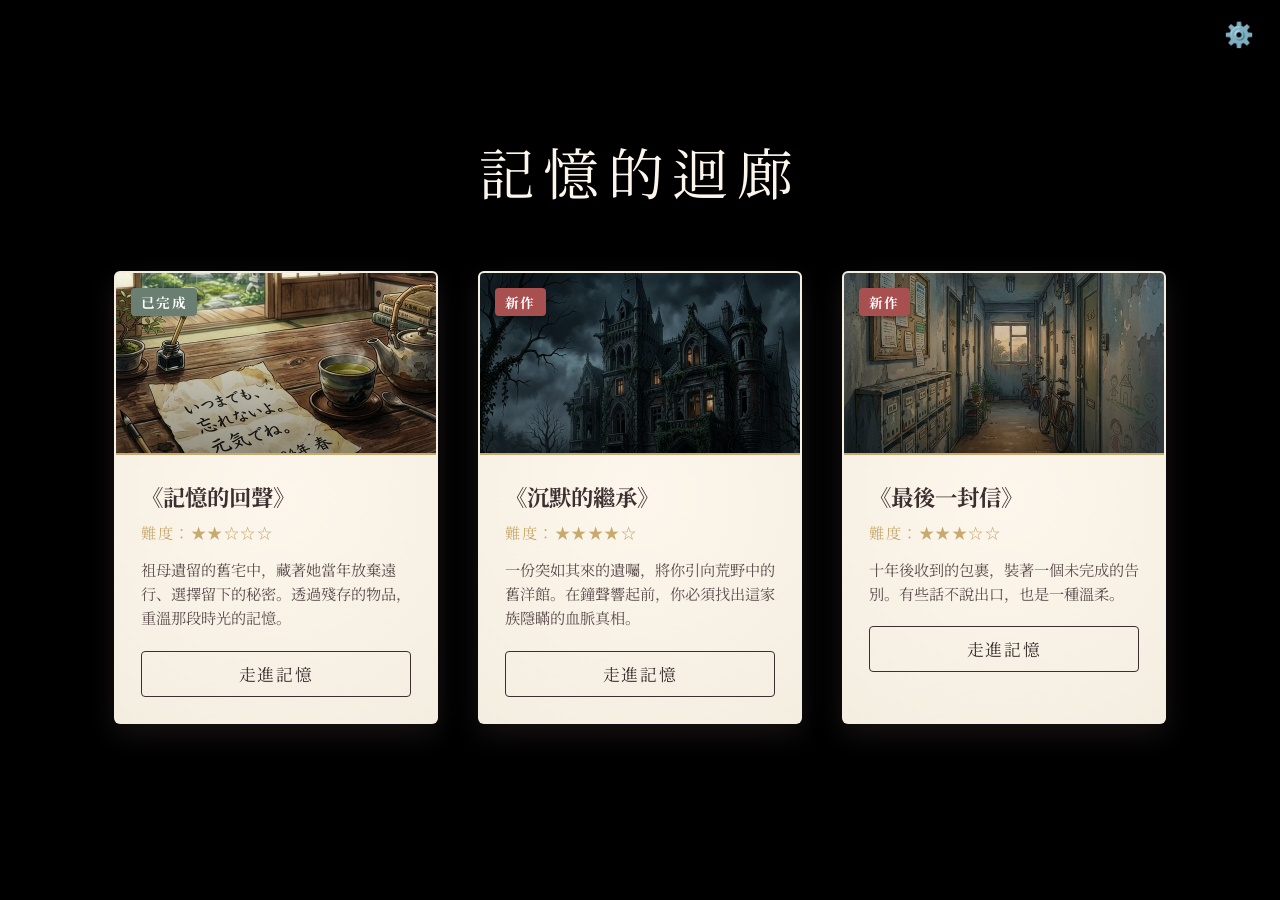
<file: index.html>
<!DOCTYPE html>
<html lang="zh-TW">
<head>
    <meta charset="UTF-8">
    <meta name="viewport" content="width=device-width, initial-scale=1.0">
    <title>記憶的迴廊 - 選擇記憶</title>
    <link href="https://fonts.googleapis.com/css2?family=Noto+Serif+JP:wght@400;700&display=swap" rel="stylesheet">
    <link rel="stylesheet" href="css/home.css">
    <link rel="icon" href="assets/favicon.png" type="image/png">
</head>
<body>
    <div id="transition-overlay"></div>
    <div class="background-container"></div>
    
    <div class="main-content">
        <h1 class="game-title">記憶的迴廊</h1>
        
        <div class="card-container">
            <!-- Game 1 -->
            <div class="game-card" onclick="transitionTo('game1.html')">
                <div class="card-thumbnail" style="background-image: url('assets/scenes/opening.png')">
                    <span class="badge badge-completed">已完成</span>
                </div>
                <div class="card-content">
                    <h2 class="card-title">《記憶的回聲》</h2>
                    <div class="card-difficulty">難度：★★☆☆☆</div>
                    <p class="card-desc">祖母遺留的舊宅中，藏著她當年放棄遠行、選擇留下的秘密。透過殘存的物品，重溫那段時光的記憶。</p>
                    <button class="action-btn">走進記憶</button>
                </div>
            </div>
            
            <!-- Game 2 -->
            <div class="game-card" onclick="transitionTo('game2.html')">
                <div class="card-thumbnail" style="background-image: url('assets/scenes/mansion_exterior.png'); background-position: center top;">
                    <span class="badge badge-new">新作</span>
                </div>
                <div class="card-content">
                    <h2 class="card-title">《沉默的繼承》</h2>
                    <div class="card-difficulty">難度：★★★★☆</div>
                    <p class="card-desc">一份突如其來的遺囑，將你引向荒野中的舊洋館。在鐘聲響起前，你必須找出這家族隱瞞的血脈真相。</p>
                    <button class="action-btn">走進記憶</button>
                </div>
            </div>
            <!-- Game 3 -->
            <div class="game-card" onclick="transitionTo('game3.html')">
                <div class="card-thumbnail" style="background-image: url('assets/scenes/scene3-corridor.png'); background-position: center;">
                    <span class="badge badge-new">新作</span>
                </div>
                <div class="card-content">
                    <h2 class="card-title">《最後一封信》</h2>
                    <div class="card-difficulty">難度：★★★☆☆</div>
                    <p class="card-desc">十年後收到的包裹，裝著一個未完成的告別。有些話不說出口，也是一種溫柔。</p>
                    <button class="action-btn">走進記憶</button>
                </div>
            </div>
        </div>
        
        <div class="footer-text">「 選擇一段記憶，走進去。 」</div>
    </div>

    <button id="settings-btn" class="settings-btn" onclick="toggleSettings()" title="設定" style="position: absolute; top: 20px; right: 20px; background: transparent; color: var(--color-bg); font-size: 1.5rem; border: none; cursor: pointer; z-index: 1000;">⚙️</button>

    <div id="settings-modal" style="display: none; position: absolute; top: 60px; right: 20px; background: rgba(0,0,0,0.8); padding: 20px; border: 1px solid var(--color-accent); z-index: 1000; border-radius: 8px; width: 180px;">
        <h3 style="margin-top: 0; color: var(--color-accent); text-align: center; border-bottom: 1px solid var(--color-accent); padding-bottom: 10px;">設定</h3>
        <div style="display: flex; justify-content: space-between; align-items: center; margin-bottom: 20px;">
            <span style="color: #fff;">背景音樂</span>
            <button id="music-toggle" class="action-btn" onclick="toggleMusic()" style="padding: 5px 10px;">🔇 關</button>
        </div>
        <div style="text-align: center;">
            <button class="action-btn" onclick="toggleSettings()">關閉</button>
        </div>
    </div>

    <script>
        let bgm = null;
        let musicPlaying = false;

        function initAudio() {
            bgm = new Audio('assets/audio/bgm_home.mp3');
            bgm.loop = true;
            
            const startAudio = () => {
                if (!musicPlaying) {
                    bgm.play().then(() => {
                        musicPlaying = true;
                        updateToggleBtn();
                    }).catch(e => console.log('Autoplay prevented', e));
                }
                document.body.removeEventListener('click', startAudio);
            };
            document.body.addEventListener('click', startAudio);
        }

        function updateToggleBtn() {
            const toggleBtn = document.getElementById('music-toggle');
            if(toggleBtn) toggleBtn.textContent = musicPlaying ? '🔊 開' : '🔇 關';
        }

        function toggleSettings() {
            const modal = document.getElementById('settings-modal');
            if (modal) {
                modal.style.display = modal.style.display === 'none' ? 'block' : 'none';
            }
        }

        function toggleMusic() {
            if (!bgm) initAudio();
            
            if (musicPlaying) {
                bgm.pause();
                musicPlaying = false;
            } else {
                bgm.play().catch(e => console.log('Play prevented', e));
                musicPlaying = true;
            }
            updateToggleBtn();
        }

        window.addEventListener('load', () => {
            initAudio();
            const overlay = document.getElementById('transition-overlay');
            setTimeout(() => {
                overlay.classList.add('fade-in');
            }, 50);
        });

        function transitionTo(url) {
            const overlay = document.getElementById('transition-overlay');
            overlay.classList.remove('fade-in');
            overlay.classList.add('fade-out');
            
            // Fade out audio
            if (bgm && !bgm.paused) {
                let vol = bgm.volume;
                let fade = setInterval(() => {
                    vol = Math.max(0, vol - 0.1);
                    bgm.volume = vol;
                    if (vol === 0) clearInterval(fade);
                }, 100);
            }

            setTimeout(() => {
                window.location.href = url;
            }, 1000);
        }
    </script>
</body>
</html>
</file>
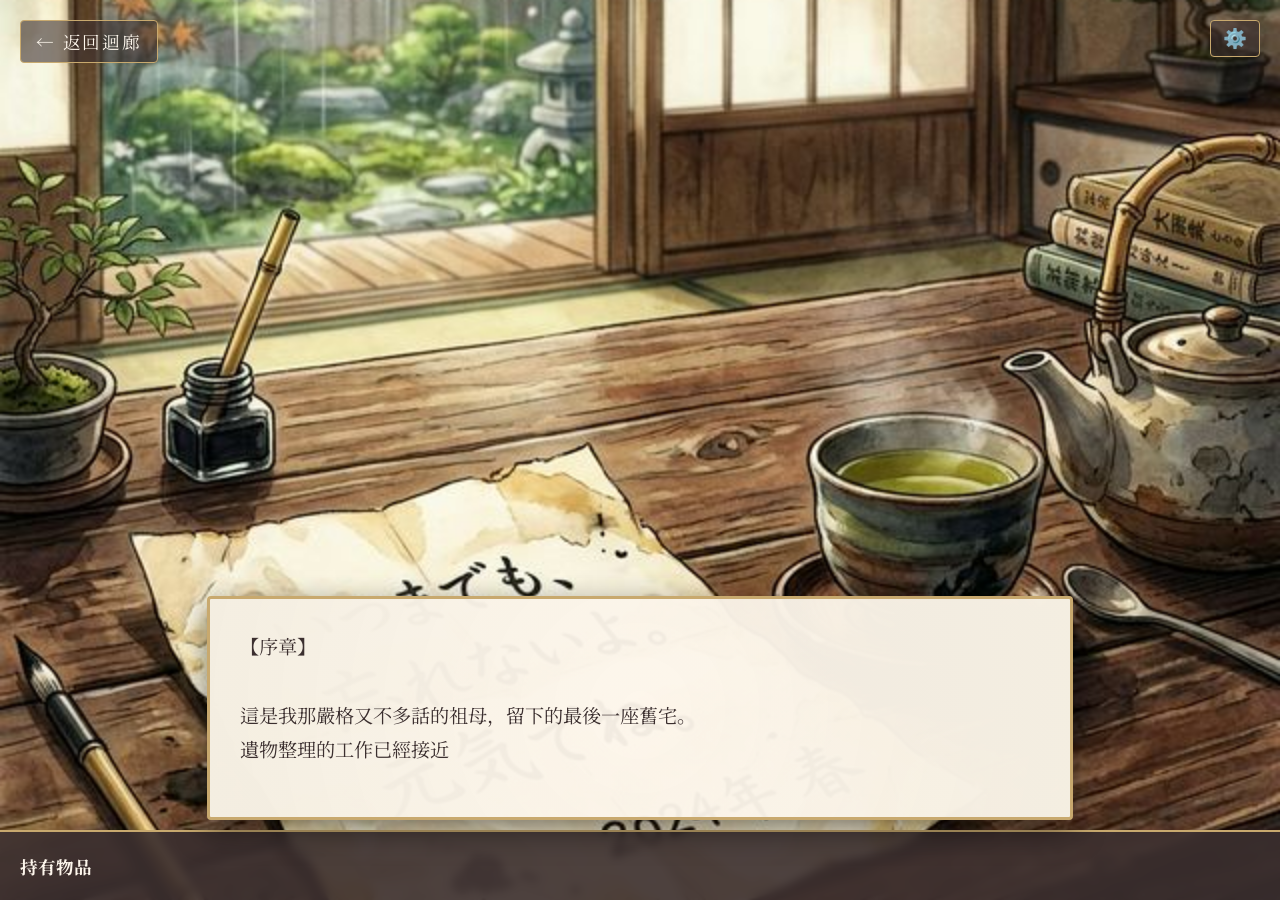
<file: game1.html>
<!DOCTYPE html>
<html lang="zh-TW">
<head>
    <meta charset="UTF-8">
    <meta name="viewport" content="width=device-width, initial-scale=1.0">
    <title>記憶的回聲 - 日系敘事解謎</title>
    <link href="https://fonts.googleapis.com/css2?family=Noto+Serif+JP:wght@400;700&display=swap" rel="stylesheet">
    <link rel="stylesheet" href="css/style.css?v=4">
    <link rel="icon" href="assets/favicon.png" type="image/png">
</head>
<body>

<div id="game-container">
    <a href="#" class="back-home-btn" onclick="GameController.goHome()">← 返回迴廊</a>
    <button id="settings-btn" class="settings-btn" onclick="GameController.toggleSettings()" title="設定">⚙️</button>

    <!-- 設定對話框 -->
    <div id="settings-modal" style="display: none; position: absolute; top: 70px; right: 20px; background: var(--color-vn-box, rgba(59, 47, 47, 0.9)); padding: 20px; border: 2px solid var(--color-accent); z-index: 1000; border-radius: 8px; width: 200px; box-shadow: 0 5px 15px rgba(0,0,0,0.8);">
        <h3 style="margin-top: 0; color: var(--color-accent); text-align: center; border-bottom: 1px solid var(--color-accent); padding-bottom: 10px;">設定</h3>
        <div style="display: flex; justify-content: space-between; align-items: center; margin-bottom: 20px;">
            <span style="color: var(--color-text, #fff);">背景音樂</span>
            <button id="music-toggle" class="action-btn" onclick="GameController.toggleMusic()" style="padding: 5px 10px;">🔇 關</button>
        </div>
        <div style="text-align: center;">
            <button class="action-btn" onclick="GameController.toggleSettings()">關閉</button>
        </div>
    </div>

    <div id="scene-view"></div>
    <div id="transition-overlay" class="active"></div>

    <!-- VN 對話框 -->
    <div id="vn-box">
        <div id="vn-text" class="vn-text"></div>
        
        <div id="vn-choices-container" class="vn-choices"></div>
        
        <div id="vn-input-container" class="vn-input-area" style="display: none;">
            <input type="text" id="vn-input" class="input-style" placeholder="請輸入...">
            <button class="action-btn" id="vn-input-submit">確認</button>
        </div>
    </div>

    <!-- 道具欄 -->
    <div id="inventory-bar">
        <div class="inventory-title">持有物品</div>
        <div id="inventory-list" class="inventory-items"></div>
    </div>

    <!-- 物品說明框 -->
    <div id="item-modal" style="display: none; position: absolute; top: 50%; left: 50%; transform: translate(-50%, -50%); background: var(--color-vn-box); padding: 20px; border: 2px solid var(--color-accent); z-index: 1000; border-radius: 8px; text-align: center; width: 300px; box-shadow: 0 5px 15px rgba(0,0,0,0.5);">
        <div id="item-modal-icon" style="font-size: 3rem; margin-bottom: 10px;"></div>
        <div id="item-modal-name" style="font-weight: bold; margin-bottom: 15px; font-size: 1.2rem; border-bottom: 1px solid var(--color-accent); padding-bottom: 5px;"></div>
        <div id="item-modal-desc" style="line-height: 1.5; margin-bottom: 20px;"></div>
        <button class="action-btn" onclick="document.getElementById('item-modal').style.display='none'">關閉</button>
    </div>
</div>

<script src="js/state.js?v=2"></script>
<script src="js/scenes.js?v=2"></script>
<script src="js/game.js?v=2"></script>

</body>
</html>
</file>
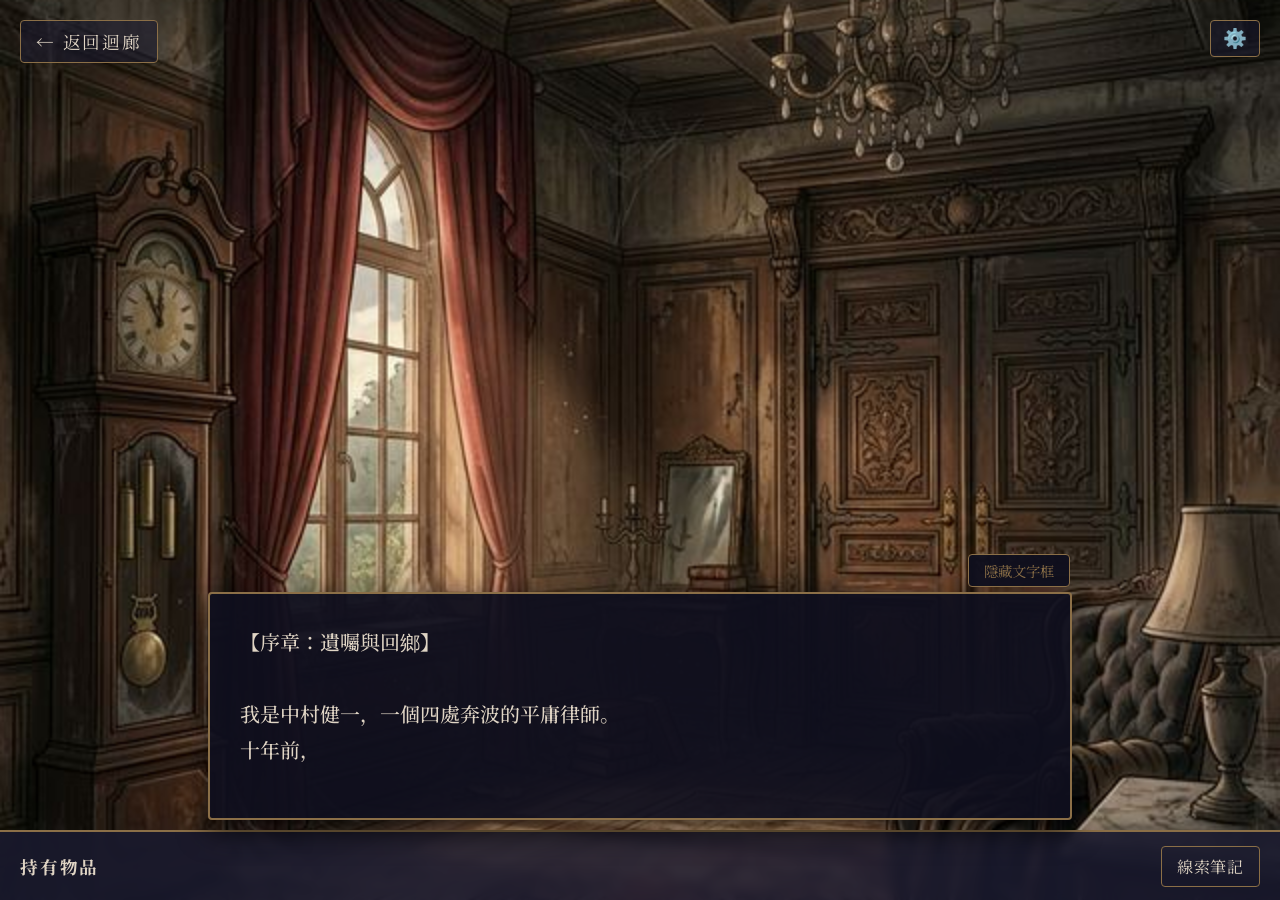
<file: game2.html>
<!DOCTYPE html>
<html lang="zh-TW">
<head>
    <meta charset="UTF-8">
    <meta name="viewport" content="width=device-width, initial-scale=1.0">
    <title>沉默的繼承 - 記憶的迴廊</title>
    <link href="https://fonts.googleapis.com/css2?family=Noto+Serif+JP:wght@400;500;700&display=swap" rel="stylesheet">
    <link rel="stylesheet" href="css/style2.css?v=3">
    <link rel="icon" href="assets/favicon.png" type="image/png">
</head>
<body>

<div id="game-container">
    <a href="#" class="back-home-btn" onclick="GameController.goHome()">← 返回迴廊</a>
    <button id="settings-btn" class="settings-btn" onclick="GameController.toggleSettings()" title="設定">⚙️</button>

    <!-- 設定對話框 -->
    <div id="settings-modal" style="display: none; position: absolute; top: 70px; right: 20px; background: var(--color-vn-box, rgba(26, 26, 46, 0.95)); padding: 20px; border: 2px solid var(--color-accent); z-index: 1000; border-radius: 8px; width: 200px; box-shadow: 0 5px 15px rgba(0,0,0,0.8);">
        <h3 style="margin-top: 0; color: var(--color-accent); text-align: center; border-bottom: 1px solid var(--color-accent); padding-bottom: 10px;">設定</h3>
        <div style="display: flex; justify-content: space-between; align-items: center; margin-bottom: 20px;">
            <span style="color: var(--color-text, #fff);">背景音樂</span>
            <button id="music-toggle" class="action-btn" onclick="GameController.toggleMusic()" style="padding: 5px 10px;">🔇 關</button>
        </div>
        <div style="text-align: center;">
            <button class="action-btn" onclick="GameController.toggleSettings()">關閉</button>
        </div>
    </div>

    <div id="scene-view"></div>
    <div id="transition-overlay" class="active"></div>

    <!-- 顯示對話框按鈕 (隱藏模式下出現) -->
    <button id="show-vn-btn" onclick="GameController.toggleVNBox(false)">顯示對話框</button>

    <!-- VN 對話框 -->
    <div id="vn-box">
        <button class="toggle-vision-btn" onclick="GameController.toggleVNBox(true)">隱藏文字框</button>
        <div id="vn-text" class="vn-text"></div>
        <div id="vn-choices-container" class="vn-choices"></div>
        <div id="vn-input-container" class="vn-input-area" style="display: none;">
            <input type="text" id="vn-input" class="input-style" placeholder="請輸入...">
            <button class="action-btn" id="vn-input-submit">確認</button>
        </div>
    </div>

    <!-- 道具與線索欄 -->
    <div id="inventory-bar">
        <div class="inventory-title">持有物品</div>
        <div id="inventory-list" class="inventory-items"></div>
        <button class="action-btn clue-btn" onclick="GameController.showClues()">線索筆記</button>
    </div>

    <!-- 物品說明框 -->
    <div id="item-modal" style="display: none; position: absolute; top: 50%; left: 50%; transform: translate(-50%, -50%); background: var(--color-vn-box); padding: 20px; border: 2px solid var(--color-accent); z-index: 1000; border-radius: 8px; text-align: center; width: 300px; box-shadow: 0 5px 15px rgba(0,0,0,0.8);">
        <div id="item-modal-icon" style="font-size: 3rem; margin-bottom: 10px;"></div>
        <div id="item-modal-name" style="font-weight: bold; margin-bottom: 15px; font-size: 1.2rem; border-bottom: 1px solid var(--color-accent); padding-bottom: 5px;"></div>
        <div id="item-modal-desc" style="line-height: 1.5; margin-bottom: 20px;"></div>
        <button class="action-btn" onclick="document.getElementById('item-modal').style.display='none'">關閉</button>
    </div>

    <!-- 線索筆記框 -->
    <div id="clue-modal" style="display: none; position: absolute; top: 50%; left: 50%; transform: translate(-50%, -50%); background: var(--color-vn-box); padding: 20px; border: 2px solid var(--color-accent); z-index: 1000; border-radius: 8px; width: 400px; box-shadow: 0 5px 15px rgba(0,0,0,0.8);">
        <h2 style="margin-top: 0; color: var(--color-accent); border-bottom: 1px solid var(--color-accent); padding-bottom: 10px;">跨關卡線索筆記</h2>
        <ul id="clue-list" style="line-height: 1.6; padding-left: 20px; color: var(--color-text);"></ul>
        <div style="text-align: center; margin-top: 20px;">
            <button class="action-btn" onclick="document.getElementById('clue-modal').style.display='none'">關閉</button>
        </div>
    </div>
</div>

<script src="js/state2.js?v=2"></script>
<script src="js/scenes2.js?v=2"></script>
<script src="js/game2.js?v=2"></script>

</body>
</html>
</file>
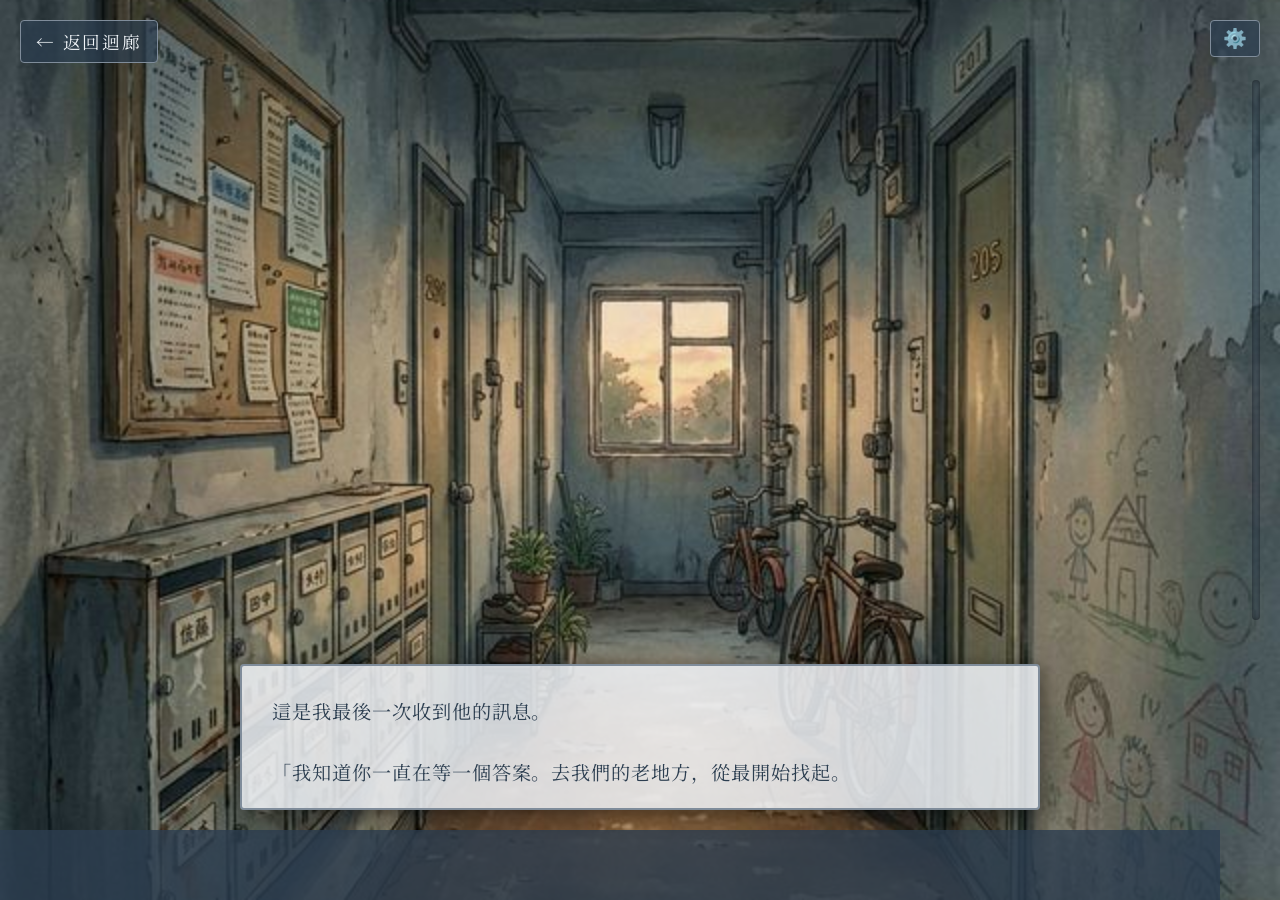
<file: game3.html>
<!DOCTYPE html>
<html lang="zh-TW">
<head>
    <meta charset="UTF-8">
    <meta name="viewport" content="width=device-width, initial-scale=1.0">
    <title>最後一封信 - 記憶的迴廊</title>
    <!-- Google Fonts for standard text and cursive text -->
    <link href="https://fonts.googleapis.com/css2?family=Noto+Serif+JP:wght@400;500;700&family=Klee+One:wght@400;600&display=swap" rel="stylesheet">
    <link rel="stylesheet" href="css/style3.css?v=2">
    <link rel="icon" href="assets/favicon.png" type="image/png">
</head>
<body>

<div id="game-container">
    <a href="#" class="back-home-btn" onclick="GameController3.goHome()">← 返回迴廊</a>
    <button id="settings-btn" class="settings-btn" onclick="GameController3.toggleSettings()" title="設定">⚙️</button>

    <!-- 設定對話框 -->
    <div id="settings-modal" style="display: none; position: absolute; top: 70px; right: 20px; background: var(--color-vn-box); padding: 20px; border: 2px solid var(--color-accent); z-index: 2500; border-radius: 8px; width: 220px; box-shadow: 0 5px 15px rgba(0,0,0,0.8);">
        <h3 style="margin-top: 0; color: var(--color-accent); text-align: center; border-bottom: 1px solid var(--color-accent); padding-bottom: 10px;">設定</h3>
        <div style="display: flex; justify-content: space-between; align-items: center; margin-bottom: 20px;">
            <span style="color: var(--color-text);">背景音樂</span>
            <button id="music-toggle" class="action-btn" onclick="GameController3.toggleMusic()" style="padding: 5px 10px; width: auto; background-color: var(--color-bg); color: var(--color-text);">🔇 關</button>
        </div>
        <div style="text-align: center;">
            <button class="action-btn" onclick="GameController3.toggleSettings()" style="background-color: var(--color-bg);">關閉</button>
        </div>
    </div>

    <!-- 情感進度條 -->
    <div id="progress-bar-container">
        <div id="progress-fill"></div>
    </div>

    <!-- 遊戲場景渲染區 -->
    <div id="scene-view"></div>
    
    <!-- 過場用全黑遮罩 -->
    <div id="transition-overlay" class="active"></div>

    <!-- 對話框 (Visual Novel 風格) -->
    <div id="vn-box">
        <div id="vn-speaker"></div>
        <div id="vn-text"></div>
    </div>

    <!-- 下方道具列與選單 -->
    <div id="bottom-bar">
        <div id="inventory">
            <!-- 道具圖示與選擇狀態由 JavaScript 動態生成 -->
        </div>
        <button id="diary-btn" onclick="GameController3.toggleDiary()">光的日記</button>
    </div>
</div>

<!-- 謎題／選項互動對話框 -->
<div id="puzzle-modal">
    <div class="puzzle-content" id="puzzle-content">
        <!-- 由 JavaScript 動態生成 -->
    </div>
</div>

<!-- 專屬：回憶插敘系統 Overlay -->
<div id="memory-overlay" onclick="GameController3.advanceMemory()">
    <!-- 對話泡泡由 JavaScript 動態插入 -->
    <!-- <div class="memory-bubble left">...</div> -->
    <div class="memory-close-hint">點擊任意處繼續</div>
</div>

<!-- 專屬：日記本 Modal -->
<div id="diary-modal" onclick="event.target.id === 'diary-modal' ? GameController3.toggleDiary() : false">
    <div class="diary-book" id="diary-content">
        <!-- 日記篇章由 JavaScript 動態插入 -->
        <!-- <div class="diary-entry"><div class="diary-date">10月12日</div><div class="diary-text">...</div></div> -->
    </div>
    <button class="action-btn close-btn" onclick="GameController3.toggleDiary()" style="position: absolute; top: 20px; right: 20px; width: auto; padding: 10px 20px; background-color: var(--color-bg) !important; color: var(--color-text) !important;">關閉日記</button>
</div>

<script src="js/state3.js?v=6"></script>
<script src="js/scenes3.js?v=6"></script>
<script src="js/game3.js?v=6"></script>

</body>
</html>
</file>
<file: css/home.css>
:root {
  --color-bg: #fdf6ec;
  --color-text: #3b2f2f;
  --color-accent: #c8a96e;
  --color-shadow: rgba(59, 47, 47, 0.4);
}

body, html {
    margin: 0;
    padding: 0;
    width: 100%;
    height: 100%;
    font-family: 'Noto Serif JP', serif;
    background-color: #000;
    color: var(--color-text);
    overflow-x: hidden;
    overflow-y: auto;
}

.background-container {
    position: fixed;
    top: -10px; left: -10px; right: -10px; bottom: -10px;
    background-image: url('../assets/scenes/opening.png');
    background-size: cover;
    background-position: center;
    filter: blur(10px) brightness(0.5);
    z-index: -1;
}

#transition-overlay {
    position: fixed;
    top: 0; left: 0; right: 0; bottom: 0;
    background-color: #000;
    z-index: 999;
    transition: opacity 1s ease-in-out;
    pointer-events: none;
    opacity: 1; /* Initially black */
}

#transition-overlay.fade-in {
    opacity: 0;
}

#transition-overlay.fade-out {
    opacity: 1;
    pointer-events: auto;
}

.main-content {
    display: flex;
    flex-direction: column;
    align-items: center;
    justify-content: center;
    min-height: 100vh;
    padding: 40px 20px;
    box-sizing: border-box;
    position: relative;
    z-index: 10;
}

.game-title {
    font-size: 3.5rem;
    color: var(--color-bg);
    text-shadow: 0 4px 15px rgba(0,0,0,0.8);
    margin-bottom: 60px;
    letter-spacing: 0.15em;
    opacity: 0;
    animation: titleFadeIn 2.5s ease forwards 0.5s;
    font-weight: 400;
}

@keyframes titleFadeIn {
    from { opacity: 0; transform: translateY(-15px); }
    to { opacity: 1; transform: translateY(0); }
}

.card-container {
    display: flex;
    gap: 40px;
    justify-content: center;
    opacity: 0;
    animation: cardsFadeIn 2s ease forwards 1.2s;
}

@keyframes cardsFadeIn {
    from { opacity: 0; transform: translateY(20px); }
    to { opacity: 1; transform: translateY(0); }
}

.game-card {
    background-image: radial-gradient(circle, var(--color-bg) 0%, #f4eee1 100%);
    width: 320px;
    border-radius: 6px;
    overflow: hidden;
    box-shadow: 0 10px 30px var(--color-shadow);
    cursor: pointer;
    transition: transform 0.4s cubic-bezier(0.25, 1, 0.5, 1), box-shadow 0.4s ease;
    border: 2px solid transparent;
}

.game-card:hover {
    transform: translateY(-8px);
    box-shadow: 0 15px 40px rgba(0,0,0,0.7);
    border-color: var(--color-accent);
}

.card-thumbnail {
    height: 180px;
    background-size: cover;
    background-position: center;
    position: relative;
    border-bottom: 2px solid var(--color-accent);
}

.card-thumbnail::after {
    content: '';
    position: absolute;
    top: 0; left: 0; right: 0; bottom: 0;
    background: linear-gradient(to bottom, transparent, rgba(0,0,0,0.4));
}

.badge {
    position: absolute;
    top: 15px;
    left: 15px;
    padding: 4px 10px;
    border-radius: 4px;
    font-size: 0.85rem;
    font-weight: bold;
    color: #fff;
    letter-spacing: 0.1em;
    z-index: 2;
    box-shadow: 0 2px 5px rgba(0,0,0,0.3);
}

.badge-completed { background-color: #6a7f72; }
.badge-new { background-color: #a84f4f; }

.card-content {
    padding: 25px;
    display: flex;
    flex-direction: column;
    min-height: 240px;
    box-sizing: border-box;
}

.card-title {
    font-size: 1.4rem;
    margin: 0 0 10px 0;
    color: var(--color-text);
}

.card-difficulty {
    font-size: 0.95rem;
    color: var(--color-accent);
    margin-bottom: 15px;
    letter-spacing: 0.1em;
}

.card-desc {
    flex-grow: 1;
    font-size: 0.95rem;
    line-height: 1.6;
    color: #5d4f4f;
    margin: 0 0 20px 0;
}

.action-btn {
    font-family: inherit;
    font-size: 1.05rem;
    padding: 10px 0;
    width: 100%;
    background-color: transparent;
    color: var(--color-text);
    border: 1px solid var(--color-text);
    border-radius: 4px;
    cursor: pointer;
    transition: all 0.2s;
    letter-spacing: 0.1em;
}

.game-card:hover .action-btn {
    background-color: var(--color-text);
    color: var(--color-bg);
    border-color: var(--color-text);
}

.footer-text {
    margin-top: 60px;
    color: var(--color-bg);
    opacity: 0;
    letter-spacing: 0.2em;
    font-size: 1rem;
    animation: fadePulse 4s infinite 3s;
}

@keyframes fadePulse {
    0%, 100% { opacity: 0.4; }
    50% { opacity: 0.8; }
}

/* RWD for mobile */
@media (max-width: 768px) {
    .card-container {
        flex-direction: column;
        align-items: center;
        gap: 20px;
    }
    .game-title {
        font-size: 2.5rem;
        margin-bottom: 30px;
    }
    .main-content {
        padding: 20px 10px;
    }
    .game-card {
        width: 90%;
        max-width: 320px;
    }
    .card-content {
        min-height: auto;
    }
}
</file>
<file: css/style.css>
:root {
  --color-bg: #fdf6ec;
  --color-text: #3b2f2f;
  --color-accent: #c8a96e;
  --color-shadow: rgba(59, 47, 47, 0.15);
  --color-overlay: rgba(253, 246, 236, 0.85); /* 米白色半透明 */
  --color-vn-box: rgba(253, 246, 236, 0.95);
}

body, html {
    margin: 0;
    padding: 0;
    width: 100%;
    height: 100%;
    font-family: 'Noto Serif JP', serif;
    background-color: #000;
    overflow: hidden;
    color: var(--color-text);
}

#game-container {
    position: relative;
    width: 100vw;
    height: 100vh;
    background-color: #000;
}

#scene-view {
    position: absolute;
    top: 0;
    left: 0;
    width: 100%;
    height: 100%;
    background-size: cover;
    background-position: center;
    background-repeat: no-repeat;
    transition: background-image 1.5s ease;
}

#transition-overlay {
    position: absolute;
    top: 0;
    left: 0;
    width: 100%;
    height: 100%;
    background-color: #000;
    z-index: 999;
    opacity: 0;
    transition: opacity 1.5s ease-in-out;
    pointer-events: none;
}

#transition-overlay.active {
    opacity: 1;
    pointer-events: auto;
}

.back-home-btn {
    position: absolute;
    top: 20px;
    left: 20px;
    color: var(--color-bg);
    text-decoration: none;
    font-size: 1.1rem;
    padding: 8px 15px;
    border: 1px solid var(--color-accent);
    border-radius: 4px;
    background-color: rgba(59, 47, 47, 0.6); /* using a darker bg for contrast */
    z-index: 1000;
    transition: 0.2s;
    letter-spacing: 0.1em;
}

.back-home-btn:hover {
    background-color: var(--color-accent);
    color: var(--color-bg);
}

.settings-btn {
    position: absolute;
    top: 20px;
    right: 20px;
    color: var(--color-bg);
    text-decoration: none;
    font-size: 1.2rem;
    padding: 6px 12px;
    border: 1px solid var(--color-accent);
    border-radius: 4px;
    background-color: rgba(59, 47, 47, 0.6);
    z-index: 1000;
    transition: 0.2s;
    cursor: pointer;
}

.settings-btn:hover {
    background-color: var(--color-accent);
    color: var(--color-bg);
}

/* VN 對話框 */
#vn-box {
    position: absolute;
    bottom: 80px; /* 留給道具欄 */
    left: 50%;
    transform: translateX(-50%);
    width: 90%;
    max-width: 800px;
    background-image: radial-gradient(circle, var(--color-vn-box) 0%, #f4eee1 100%);
    border: 3px solid var(--color-accent);
    border-radius: 4px;
    box-shadow: 0 10px 30px rgba(0,0,0,0.5);
    padding: 30px;
    z-index: 100;
    display: flex;
    flex-direction: column;
    gap: 20px;
}

.vn-text {
    font-size: 1.2rem;
    line-height: 1.8;
    min-height: 100px;
}

.vn-choices {
    display: flex;
    flex-wrap: wrap;
    gap: 10px;
    justify-content: center;
}

.vn-input-area {
    display: flex;
    justify-content: center;
    gap: 10px;
}

.input-style {
    font-family: inherit;
    font-size: 1.1rem;
    padding: 10px 15px;
    border: 1px solid var(--color-text);
    border-radius: 4px;
    background: transparent;
    color: var(--color-text);
    width: 60%;
    outline: none;
    text-align: center;
}

.input-style:focus {
    border-color: var(--color-accent);
}

.action-btn {
    font-family: inherit;
    font-size: 1.1rem;
    padding: 10px 20px;
    background-color: var(--color-text);
    color: var(--color-bg);
    border: 1px solid var(--color-accent);
    border-radius: 4px;
    cursor: pointer;
    transition: all 0.2s;
}

.action-btn:hover {
    background-color: var(--color-accent);
    color: var(--color-text);
}

/* 道具欄 */
#inventory-bar {
    position: absolute;
    bottom: 0;
    left: 0;
    width: 100%;
    height: 70px;
    background-color: rgba(59, 47, 47, 0.9);
    border-top: 2px solid var(--color-accent);
    display: flex;
    align-items: center;
    padding: 0 20px;
    box-sizing: border-box;
    z-index: 50;
    backdrop-filter: blur(5px);
}

.inventory-title {
    color: var(--color-bg);
    margin-right: 20px;
    font-weight: bold;
    font-size: 1.1rem;
}

.inventory-items {
    display: flex;
    gap: 15px;
}

.inventory-item {
    width: 45px;
    height: 45px;
    background-color: var(--color-bg);
    border: 1px solid var(--color-accent);
    border-radius: 4px;
    display: flex;
    justify-content: center;
    align-items: center;
    font-size: 1.5rem;
    position: relative;
    cursor: pointer;
    transition: transform 0.2s;
    box-shadow: 2px 2px 5px var(--color-shadow);
}

.inventory-item:hover {
    transform: scale(1.05);
}

.inventory-item:hover::after {
    content: attr(data-name);
    position: absolute;
    bottom: 115%;
    left: 50%;
    transform: translateX(-50%);
    background: var(--color-bg);
    color: var(--color-text);
    padding: 4px 8px;
    border-radius: 4px;
    font-size: 0.9rem;
    white-space: nowrap;
    border: 1px solid var(--color-accent);
    pointer-events: none;
    box-shadow: 2px 2px 5px var(--color-shadow);
}

/* RWD for mobile */
@media (max-width: 768px) {
    #vn-box {
        bottom: 70px;
        width: 95%;
        padding: 15px;
        gap: 10px;
    }
    .vn-text {
        font-size: 1rem;
        min-height: 80px;
    }
    .vn-choices {
        flex-direction: column;
        align-items: stretch;
    }
    .action-btn {
        width: 100%;
        padding: 10px;
        font-size: 1rem;
    }
    .input-style {
        width: 100%;
    }
    #inventory-bar {
        padding: 0 10px;
    }
    .inventory-title {
        display: none;
    }
    .inventory-item {
        width: 40px;
        height: 40px;
        font-size: 1.2rem;
    }
    .back-home-btn {
        font-size: 0.9rem;
        padding: 6px 10px;
    }
    .settings-btn {
        font-size: 1rem;
        padding: 5px 10px;
    }
}
</file>
<file: css/style2.css>
:root {
  --color-bg: #1a1a2e; /* 深夜藍 */
  --color-text: #e0d5c5; /* 米黃 */
  --color-accent: #8b6f47; /* 舊銅色 */
  --color-shadow: rgba(0, 0, 0, 0.5);
  --color-overlay: rgba(26, 26, 46, 0.88);
  --color-vn-box: rgba(15, 15, 30, 0.95);
}

body, html {
    margin: 0;
    padding: 0;
    width: 100%;
    height: 100%;
    font-family: 'Noto Serif JP', serif;
    background-color: var(--color-bg);
    overflow: hidden;
    color: var(--color-text);
}

#game-container {
    position: relative;
    width: 100vw;
    height: 100vh;
}

#scene-view {
    position: absolute;
    top: 0;
    left: 0;
    width: 100%;
    height: 100%;
    background-size: cover;
    background-position: center;
    background-repeat: no-repeat;
    transition: background-image 2s ease;
}

#transition-overlay {
    position: absolute;
    top: 0;
    left: 0;
    width: 100%;
    height: 100%;
    background-color: #000;
    z-index: 999;
    opacity: 0;
    transition: opacity 1.5s ease-in-out;
    pointer-events: none;
}

#transition-overlay.active {
    opacity: 1;
    pointer-events: auto;
}

.back-home-btn {
    position: absolute;
    top: 20px;
    left: 20px;
    color: var(--color-text);
    text-decoration: none;
    font-size: 1.1rem;
    padding: 8px 15px;
    border: 1px solid var(--color-accent);
    border-radius: 4px;
    background-color: rgba(26, 26, 46, 0.6);
    z-index: 1000;
    transition: 0.2s;
    letter-spacing: 0.1em;
}

.back-home-btn:hover {
    background-color: var(--color-accent);
    color: #000;
}

.settings-btn {
    position: absolute;
    top: 20px;
    right: 20px;
    color: var(--color-text);
    text-decoration: none;
    font-size: 1.2rem;
    padding: 6px 12px;
    border: 1px solid var(--color-accent);
    border-radius: 4px;
    background-color: rgba(26, 26, 46, 0.6);
    z-index: 1000;
    transition: 0.2s;
    cursor: pointer;
}

.settings-btn:hover {
    background-color: var(--color-accent);
    color: #000;
}

/* VN 對話框 */
#vn-box {
    position: absolute;
    bottom: 80px; 
    left: 50%;
    transform: translateX(-50%);
    width: 90%;
    max-width: 800px;
    background-color: var(--color-vn-box);
    border: 2px solid var(--color-accent);
    border-radius: 4px;
    box-shadow: 0 10px 30px rgba(0,0,0,0.8);
    padding: 30px;
    z-index: 100;
    display: flex;
    flex-direction: column;
    gap: 20px;
}

.vn-text {
    font-size: 1.25rem;
    line-height: 1.8;
    min-height: 100px;
    font-weight: 500;
}

.vn-choices {
    display: flex;
    flex-wrap: wrap;
    gap: 12px;
    justify-content: center;
}

.vn-input-area {
    display: flex;
    justify-content: center;
    gap: 15px;
}

.input-style {
    font-family: inherit;
    font-size: 1.1rem;
    padding: 10px 15px;
    border: 1px solid var(--color-accent);
    border-radius: 4px;
    background: transparent;
    color: var(--color-text);
    width: 60%;
    outline: none;
    text-align: center;
}

.input-style:focus {
    box-shadow: 0 0 8px rgba(139, 111, 71, 0.5);
}

.action-btn {
    font-family: inherit;
    font-size: 1.1rem;
    padding: 10px 20px;
    background-color: transparent;
    color: var(--color-text);
    border: 1px solid var(--color-accent);
    border-radius: 4px;
    cursor: pointer;
    transition: all 0.2s;
    letter-spacing: 0.05em;
}

.action-btn:hover {
    background-color: var(--color-accent);
    color: #000;
}

/* 道具列與筆記 */
#inventory-bar {
    position: absolute;
    bottom: 0;
    left: 0;
    width: 100%;
    height: 70px;
    background-color: var(--color-overlay);
    border-top: 2px solid var(--color-accent);
    display: flex;
    align-items: center;
    padding: 0 20px;
    box-sizing: border-box;
    z-index: 50;
    backdrop-filter: blur(5px);
}

.inventory-title {
    color: var(--color-text);
    margin-right: 20px;
    font-weight: bold;
    font-size: 1.1rem;
    letter-spacing: 0.1em;
}

.inventory-items {
    display: flex;
    gap: 15px;
    flex-grow: 1;
}

.inventory-item {
    width: 45px;
    height: 45px;
    background-color: rgba(255,255,255,0.05);
    border: 1px solid var(--color-accent);
    border-radius: 4px;
    display: flex;
    justify-content: center;
    align-items: center;
    font-size: 1.5rem;
    position: relative;
    cursor: pointer;
    transition: transform 0.2s;
}

.inventory-item:hover {
    transform: scale(1.05);
    background-color: rgba(255,255,255,0.1);
}

.inventory-item:hover::after {
    content: attr(data-name);
    position: absolute;
    bottom: 115%;
    left: 50%;
    transform: translateX(-50%);
    background: var(--color-vn-box);
    color: var(--color-text);
    padding: 4px 8px;
    border-radius: 4px;
    font-size: 0.9rem;
    white-space: nowrap;
    border: 1px solid var(--color-accent);
    pointer-events: none;
}

.clue-btn {
    margin-left: auto;
    font-size: 1rem;
    padding: 8px 15px;
}

/* 隱藏與顯示介面 */
.toggle-vision-btn {
    position: absolute;
    top: -40px;
    right: 0;
    background: var(--color-vn-box);
    color: var(--color-accent);
    border: 1px solid var(--color-accent);
    padding: 5px 15px;
    border-radius: 4px;
    cursor: pointer;
    font-size: 0.9rem;
    z-index: 101;
    transition: 0.2s;
    font-family: 'Noto Serif JP', serif;
}

.toggle-vision-btn:hover {
    background: var(--color-accent);
    color: #000;
}

#vn-box.hidden-mode {
    opacity: 0;
    pointer-events: none;
    transition: opacity 0.3s;
}

#show-vn-btn {
    position: absolute;
    bottom: 100px;
    right: 5%;
    background: var(--color-vn-box);
    color: var(--color-accent);
    border: 1px solid var(--color-accent);
    padding: 10px 20px;
    border-radius: 4px;
    cursor: pointer;
    font-size: 1rem;
    z-index: 1000;
    display: none;
    font-family: 'Noto Serif JP', serif;
    box-shadow: 0 4px 15px rgba(0,0,0,0.8);
}

#show-vn-btn:hover {
    background: var(--color-accent);
    color: #000;
}

/* RWD for mobile */
@media (max-width: 768px) {
    #vn-box {
        bottom: 70px;
        width: 95%;
        padding: 15px;
        gap: 10px;
    }
    .vn-text {
        font-size: 1.05rem;
        min-height: 80px;
    }
    .vn-choices {
        flex-direction: column;
        align-items: stretch;
        gap: 8px;
    }
    .action-btn {
        width: 100%;
        padding: 10px;
        font-size: 1rem;
    }
    .input-style {
        width: 100%;
    }
    #inventory-bar {
        padding: 0 10px;
    }
    .inventory-title {
        display: none;
    }
    .inventory-items {
        gap: 10px;
    }
    .inventory-item {
        width: 40px;
        height: 40px;
        font-size: 1.2rem;
    }
    .back-home-btn {
        font-size: 0.9rem;
        padding: 6px 10px;
    }
    .settings-btn {
        font-size: 1rem;
        padding: 5px 10px;
    }
    .toggle-vision-btn {
        top: -45px;
        padding: 8px 12px;
        font-size: 0.85rem;
    }
    #show-vn-btn {
        bottom: 80px;
        padding: 8px 15px;
        font-size: 0.9rem;
    }
    .clue-btn {
        padding: 6px 10px;
        font-size: 0.9rem;
    }
}
</file>
<file: css/style3.css>
/* Game 3: 最後一封信 專屬樣式 */
:root {
  --color-bg: #f0f4f8;      /* 霧藍白 */
  --color-text: #2c3e50;    /* 深墨藍 */
  --color-accent: #7f8c9a;  /* 灰藍 */
  --color-memory: #2d2d2d;  /* 回憶場景底色 */
  --color-overlay: rgba(240, 244, 248, 0.90);
  --color-vn-box: rgba(240, 244, 248, 0.85); /* 對話框底色 */
  --color-black-overlay: rgba(0, 0, 0, 0.85);
}

body, html {
    margin: 0; padding: 0; width: 100%; height: 100%;
    font-family: 'Noto Serif JP', serif;
    background-color: #000;
    overflow: hidden;
    user-select: none;
}

#game-container {
    position: relative;
    width: 100vw; height: 100vh;
    overflow: hidden;
}

#scene-view {
    position: absolute;
    top: 0; left: 0; right: 0; bottom: 0;
    background-size: cover;
    background-position: center;
    transition: background-image 1.5s ease-in-out;
}

/* 頂部導航按鈕 */
.back-home-btn {
    position: absolute; top: 20px; left: 20px;
    color: var(--color-bg); text-decoration: none;
    font-size: 1.1rem; padding: 8px 15px;
    border: 1px solid var(--color-accent);
    border-radius: 4px; background-color: rgba(44, 62, 80, 0.7);
    z-index: 1000; transition: 0.2s; letter-spacing: 0.1em;
}
.back-home-btn:hover { background-color: var(--color-accent); color: var(--color-bg); }

.settings-btn {
    position: absolute; top: 20px; right: 20px;
    color: var(--color-bg); text-decoration: none;
    font-size: 1.2rem; padding: 6px 12px;
    border: 1px solid var(--color-accent);
    border-radius: 4px; background-color: rgba(44, 62, 80, 0.7);
    z-index: 1000; transition: 0.2s; cursor: pointer;
}
.settings-btn:hover { background-color: var(--color-accent); color: var(--color-bg); }

/* 下方狀態列 */
#bottom-bar {
    position: absolute; bottom: 0; left: 0; width: calc(100% - 60px);
    height: 70px; background-color: rgba(44, 62, 80, 0.8);
    display: flex; align-items: center; padding: 0 20px;
    z-index: 900; box-sizing: border-box;
}

#inventory { display: flex; gap: 15px; flex-grow: 1; }

.item-slot {
    width: 50px; height: 50px; border: 1px solid rgba(240, 244, 248, 0.3);
    border-radius: 4px; background-size: cover; background-position: center;
    cursor: pointer; position: relative;
}
.item-slot:hover::after {
    content: attr(data-name); position: absolute; bottom: 100%; left: 50%;
    transform: translateX(-50%); background: var(--color-bg);
    color: var(--color-text); padding: 4px 8px; border-radius: 4px;
    font-size: 0.8rem; white-space: nowrap; margin-bottom: 5px;
    pointer-events: none;
}
.item-slot.selected { border-color: var(--color-bg); box-shadow: 0 0 10px rgba(240, 244, 248, 0.5); }

/* 日記按鈕 */
#diary-btn {
    padding: 10px 20px; background-color: var(--color-bg);
    color: var(--color-text); border: none; border-radius: 4px;
    font-family: inherit; font-size: 1rem; cursor: pointer;
    letter-spacing: 0.1em; transition: 0.2s;
    display: none; /* 初始隱藏，解鎖後顯示 */
    position: relative;
}
#diary-btn:hover { background-color: var(--color-accent); color: var(--color-bg); }

/* 日記更新提醒動畫 */
#diary-btn.has-new::after {
    content: ''; position: absolute; top: -5px; right: -5px;
    width: 12px; height: 12px; border-radius: 50%;
    background-color: #e74c3c;
    box-shadow: 0 0 8px #e74c3c;
    animation: pulseBadge 1.5s infinite;
}
@keyframes pulseBadge {
    0% { transform: scale(0.95); box-shadow: 0 0 0 0 rgba(231, 76, 60, 0.7); }
    70% { transform: scale(1.1); box-shadow: 0 0 0 10px rgba(231, 76, 60, 0); }
    100% { transform: scale(0.95); box-shadow: 0 0 0 0 rgba(231, 76, 60, 0); }
}

/* 視覺小說對話框 */
#vn-box {
    position: absolute; bottom: 90px; left: 50%; transform: translateX(-50%);
    width: 80%; max-width: 800px; min-height: 120px;
    background-color: var(--color-vn-box); border: 2px solid var(--color-accent);
    border-radius: 4px; padding: 20px 30px; box-sizing: border-box;
    display: none; z-index: 1000; box-shadow: 0 5px 20px rgba(0,0,0,0.5);
    color: var(--color-text);
}
#vn-speaker { font-size: 1.1rem; font-weight: bold; margin-bottom: 10px; color: var(--color-accent); }
#vn-text { font-size: 1.2rem; line-height: 1.6; letter-spacing: 0.05em; }

/* 互動熱區 */
.hotspot {
    position: absolute; border: 2px solid transparent; border-radius: 4px;
    cursor: pointer; transition: all 0.3s ease;
}
.hotspot:hover {
    border-color: rgba(240, 244, 248, 0.8); background-color: rgba(240, 244, 248, 0.1);
    box-shadow: 0 0 15px rgba(240, 244, 248, 0.3);
}

/* 謎題 Modal */
#puzzle-modal {
    position: fixed; top: 0; left: 0; width: 100%; height: 100%;
    background-color: var(--color-black-overlay);
    display: none; justify-content: center; align-items: center; z-index: 2000;
}
.puzzle-content {
    background-color: var(--color-bg); padding: 40px; border-radius: 8px;
    text-align: center; border: 2px solid var(--color-accent);
    max-width: 500px; width: 90%; color: var(--color-text);
}
.puzzle-content h3 { margin-top: 0; color: var(--color-text); font-size: 1.5rem; border-bottom: 1px solid var(--color-accent); padding-bottom: 15px; }
.puzzle-content p { font-size: 1.1rem; line-height: 1.6; margin-bottom: 25px; }
.puzzle-actions { display: flex; flex-direction: column; gap: 15px; }
.puzzle-input { padding: 10px; font-size: 1.2rem; text-align: center; border: 1px solid var(--color-accent); border-radius: 4px; font-family: inherit; }
.puzzle-btn { padding: 12px; background-color: var(--color-text); color: var(--color-bg); border: none; border-radius: 4px; font-size: 1.1rem; cursor: pointer; transition: 0.2s; font-family: inherit; }
.puzzle-btn:hover { background-color: var(--color-accent); }
.close-btn { background-color: transparent !important; color: var(--color-text) !important; border: 1px solid var(--color-text) !important; margin-top: 10px; }

/* 情感進度條 */
#progress-bar-container {
    position: absolute; right: 20px; top: 80px; width: 8px;
    height: 60vh; background-color: rgba(44, 62, 80, 0.3);
    border-radius: 10px; box-shadow: inset 0 0 5px rgba(0,0,0,0.5);
    z-index: 900; display: flex; flex-direction: column; justify-content: flex-end;
}
#progress-fill {
    width: 100%; height: 0%; 
    background: linear-gradient(to top, var(--color-accent), #f0f4f8);
    border-radius: 10px; transition: height 1.5s cubic-bezier(0.25, 1, 0.5, 1);
    box-shadow: 0 0 15px rgba(240, 244, 248, 0.8), 0 0 5px rgba(240, 244, 248, 0.5);
    position: relative;
}
.progress-icon {
    display: none !important;
}

/* 回憶插敘系統 */
#memory-overlay {
    position: fixed; top: 0; left: 0; width: 100%; height: 100%;
    background-color: var(--color-memory); z-index: 3000;
    display: none; flex-direction: column; align-items: center; padding-top: 50px;
    opacity: 0; transition: opacity 1s ease-in-out;
    overflow-y: auto; overflow-x: hidden;
}
#memory-overlay.active { display: flex; opacity: 1; }

.memory-bubble {
    max-width: 60%; padding: 15px 20px; border-radius: 20px;
    margin-bottom: 20px; font-size: 1.2rem; line-height: 1.5;
    opacity: 0; transform: translateY(20px); transition: all 0.6s ease;
}
.memory-bubble.show { opacity: 1; transform: translateY(0); }

/* 光的訊息（左側） */
.memory-bubble.left {
    align-self: flex-start; margin-left: 20%;
    background-color: rgba(127, 140, 154, 0.2); border: 1px solid var(--color-accent);
    color: #e0e0e0;
}

/* 蒼的訊息（右側） */
.memory-bubble.right {
    align-self: flex-end; margin-right: 20%;
    background-color: var(--color-bg); color: var(--color-text);
}

.memory-close-hint {
    margin-top: 40px; color: var(--color-accent); font-size: 0.9rem;
    letter-spacing: 0.1em; cursor: pointer; opacity: 0; transition: opacity 1s;
}

/* 日記本 Modal */
#diary-modal {
    position: fixed; top: 0; left: 0; width: 100%; height: 100%;
    background-color: var(--color-black-overlay); display: none;
    justify-content: center; align-items: center; z-index: 2100;
}
.diary-book {
    background-color: #faf5ed; /* 舊紙張顏色 */
    width: 80%; max-width: 600px; height: 70vh;
    padding: 40px; border-radius: 4px; box-shadow: inset 0 0 20px rgba(0,0,0,0.1);
    overflow-y: auto; color: #3d3b38;
}
.diary-entry {
    margin-bottom: 40px; border-bottom: 1px dashed #ccc; padding-bottom: 20px;
}
.diary-date {
    font-size: 1.1rem; color: #888; margin-bottom: 15px; font-style: italic;
}
.diary-text {
    font-family: 'Klee One', 'SetoFont', 'Tangerine', cursive, serif; 
    /* 盡量使用手寫體或襯線體來模擬手寫 */
    font-size: 1.35rem; line-height: 1.8; letter-spacing: 0.05em;
}

/* 其他小工具 */
#transition-overlay {
    position: fixed; top: 0; left: 0; right: 0; bottom: 0;
    background-color: #000; z-index: 5000;
    transition: opacity 1.5s ease-in-out; pointer-events: none; opacity: 0;
}
#transition-overlay.fade-out { opacity: 0; }
#transition-overlay.active { opacity: 1; pointer-events: auto; }

/* 動作按鈕樣式 (遊戲卡片上用的) */
.action-btn { font-family: inherit; font-size: 1.05rem; padding: 10px 0; width: 100%; background-color: transparent; color: var(--color-text); border: 1px solid var(--color-text); border-radius: 4px; cursor: pointer; transition: all 0.2s; letter-spacing: 0.1em; }
.action-btn:hover { background-color: var(--color-text); color: var(--color-bg); border-color: var(--color-text); }

/* RWD for mobile */
@media (max-width: 768px) {
    #vn-box {
        bottom: 80px;
        width: 95%;
        padding: 15px;
    }
    #vn-text {
        font-size: 1.05rem;
    }
    #bottom-bar {
        width: 100%;
        padding: 0 10px;
    }
    .item-slot {
        width: 40px;
        height: 40px;
    }
    #diary-btn {
        padding: 8px 12px;
        font-size: 0.9rem;
    }
    #progress-bar-container {
        right: 10px;
        top: 60px;
        height: 45vh;
    }
    .puzzle-content {
        padding: 20px;
        width: 90%;
    }
    .puzzle-content h3 {
        font-size: 1.2rem;
    }
    .memory-bubble {
        max-width: 85%;
        font-size: 1rem;
    }
    .memory-bubble.left {
        margin-left: 5%;
    }
    .memory-bubble.right {
        margin-right: 5%;
    }
    .diary-book {
        width: 95%;
        padding: 20px;
    }
    .diary-text {
        font-size: 1.1rem;
    }
    .back-home-btn {
        font-size: 0.9rem;
        padding: 6px 10px;
    }
    .settings-btn {
        font-size: 1rem;
        padding: 5px 10px;
    }
}
</file>
